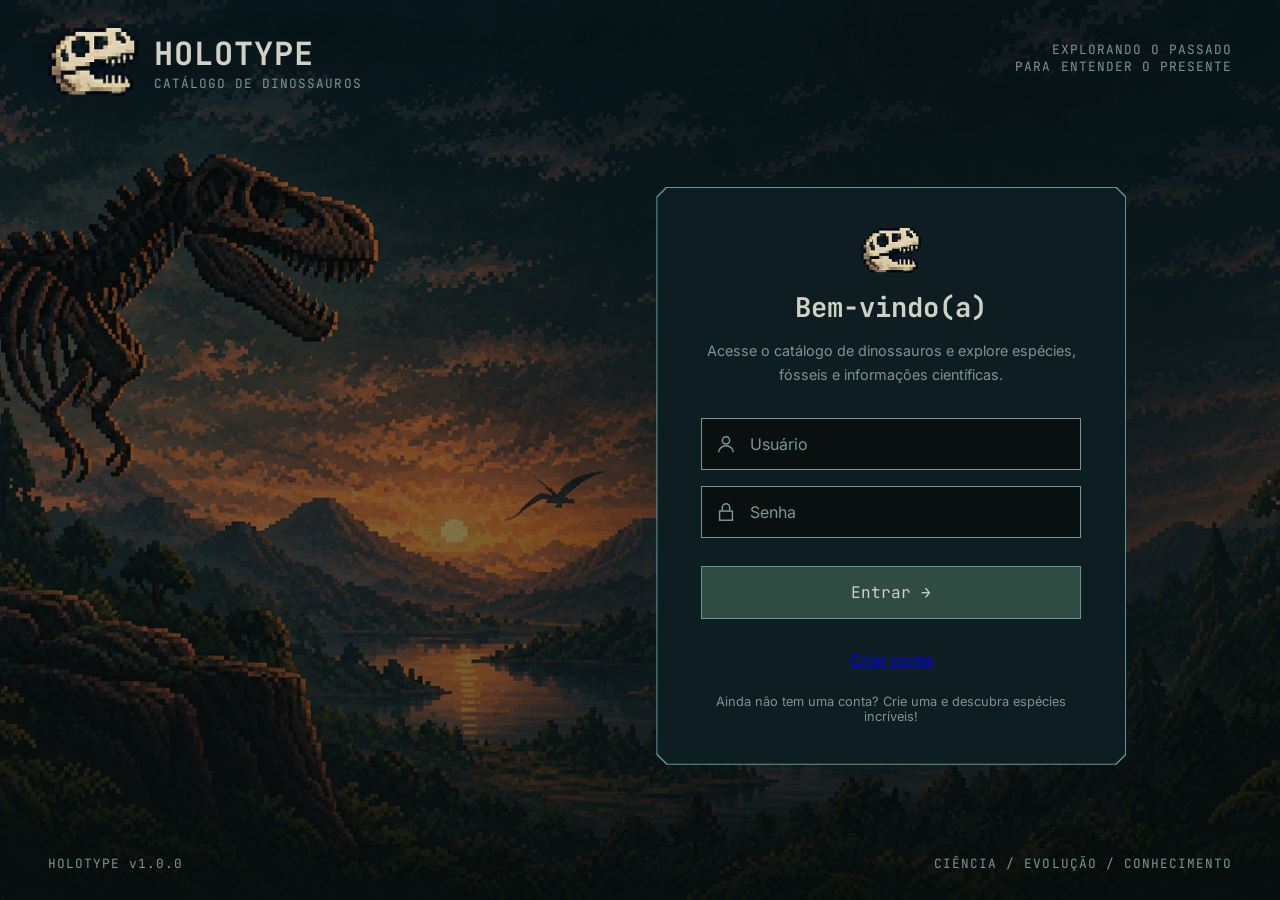
<file: frontend/src/pages/login/index.html>
<!DOCTYPE html>
<html lang="pt-BR">
<head>
  <meta charset="UTF-8">
  <meta name="viewport" content="width=device-width, initial-scale=1">
  <title>Holotype | Login</title>
  <link rel="preconnect" href="https://fonts.googleapis.com">
  <link href="https://fonts.googleapis.com/css2?family=Inter:wght@400;500&family=JetBrains+Mono:wght@400;500;700&display=swap" rel="stylesheet">
  <link rel="stylesheet" href="style.css">
</head>
<body>
  <header class="topo">
    <div class="marca">
      <img src="assets/logo.png" alt="" width="90">
      <div>
        <strong>HOLOTYPE</strong>
        <span>CATÁLOGO DE DINOSSAUROS</span>
      </div>
    </div>
    <p class="slogan">EXPLORANDO O PASSADO<br>PARA ENTENDER O PRESENTE</p>
  </header>

  <main>
    <section class="card chanfro">
      <div class="card__conteudo chanfro">
        <img src="assets/logo.png" alt="" width="60">
        <h1>Bem-vindo(a)</h1>
        <p class="subtitulo">Acesse o catálogo de dinossauros e explore espécies, fósseis e informações científicas.</p>

        <form id="login-form" novalidate>
          <div class="campo">
            <label for="usuario">Usuário</label>
            <svg viewBox="0 0 24 24" aria-hidden="true"><circle cx="12" cy="8" r="4"/><path d="M4 21c0-4 4-7 8-7s8 3 8 7"/></svg>
            <input id="usuario" name="usuario" type="text" placeholder="Usuário" autocomplete="username" required>
          </div>

          <div class="campo">
            <label for="senha">Senha</label>
            <svg viewBox="0 0 24 24" aria-hidden="true"><rect x="5" y="11" width="14" height="10"/><path d="M8 11V7a4 4 0 0 1 8 0v4"/></svg>
            <input id="senha" name="senha" type="password" placeholder="Senha" autocomplete="current-password" required>
          </div>

          <button type="submit" id="botao">Entrar →</button>
          <p id="erro" role="alert"></p>
          <div class="separador">
            <a href="cadastro.html">Criar conta</a>
          </div>
          <p class="aviso">Ainda não tem uma conta? Crie uma e descubra espécies incríveis!</p>
      </div>
    </section>
  </main>

  <footer class="rodape">
    <p>HOLOTYPE v1.0.0<br></p>
    <p>CIÊNCIA / EVOLUÇÃO / CONHECIMENTO</p>
  </footer>

  <script src="script.js"></script>
</body>
</html>
</file>
<file: frontend/src/pages/login/style.css>
:root {
  --cor-fundo: #0A1010;
  --cor-card: #0E1D21;
  --cor-superficie: #1B2A2D;
  --cor-texto: #D0D1C3;
  --cor-texto-suave: #7A9593;
  --cor-botao: #304B42;
  --cor-destaque: #5E9995;
  --cor-erro: #9A4A3F;
  --cor-erro-texto: #D9776A;
  --fonte-mono: "JetBrains Mono", monospace;
  --fonte-corpo: "Inter", sans-serif;
}

* { box-sizing: border-box; }

body {
  margin: 0;
  min-height: 100vh;
  display: flex;
  flex-direction: column;
  font-family: var(--fonte-corpo);
  color: var(--cor-texto);
  background:
    linear-gradient(rgba(10,16,16,.35), rgba(10,16,16,.6)),
    url("assets/bg-login.png") center / cover no-repeat;
  background-color: var(--cor-fundo);
}

/* Cabeçalho e rodapé */
.topo, .rodape {
  display: flex;
  justify-content: space-between;
  padding: 28px 48px;
  font-family: var(--fonte-mono);
  letter-spacing: .08em;
  color: var(--cor-texto-suave);
  font-size: .8rem;
}
.rodape { align-items: flex-end; }
.topo, .rodape p { margin: 0; }
.marca { display: flex; align-items: center; gap: 16px; }
.marca strong { display: block; font-size: 2rem; color: var(--cor-texto); }
.slogan { text-align: right; }

/* Posição do card */
main {
  flex: 1;
  display: flex;
  align-items: center;
  justify-content: flex-end;
  padding: 0 12vw;
}

/* Cantos chanfrados */
.chanfro {
  --corte: 10px;
  clip-path: polygon(
    var(--corte) 0, calc(100% - var(--corte)) 0, 100% var(--corte),
    100% calc(100% - var(--corte)), calc(100% - var(--corte)) 100%,
    var(--corte) 100%, 0 calc(100% - var(--corte)), 0 var(--corte)
  );
}

.card {
  width: 100%;
  max-width: 470px;
  padding: 1px;                       /* espessura da borda */
  background: var(--cor-destaque);
}
.card__conteudo {
  background: var(--cor-card);
  padding: 40px 44px;
  text-align: center;
}

h1 { font-family: var(--fonte-mono); font-size: 1.7rem; margin: 12px 0 8px; }
.subtitulo { color: var(--cor-texto-suave); font-size: .9rem; line-height: 1.6; margin-bottom: 32px; }

/* Campos */
.campo { position: relative; margin-bottom: 16px; }
.campo label {                         /* some visualmente, continua acessível */
  position: absolute; width: 1px; height: 1px; overflow: hidden; clip: rect(0 0 0 0);
}
.campo svg {
  position: absolute; left: 14px; top: 50%; transform: translateY(-50%);
  width: 22px; height: 22px;
  fill: none; stroke: var(--cor-texto-suave); stroke-width: 1.6;
}
.campo input {
  width: 100%;
  padding: 15px 14px 15px 48px;
  background: var(--cor-fundo);
  border: 1px solid var(--cor-texto-suave);
  color: var(--cor-texto);
  font-family: var(--fonte-corpo);
  font-size: 1rem;
}
.campo input::placeholder { color: var(--cor-texto-suave); }
.campo input:focus-visible { outline: 2px solid var(--cor-destaque); outline-offset: 1px; }

/* Botão */
button {
  width: 100%;
  margin-top: 12px;
  padding: 15px;
  background: var(--cor-botao);
  color: var(--cor-texto);
  border: 1px solid var(--cor-destaque);
  font-family: var(--fonte-mono);
  font-size: 1rem;
  cursor: pointer;
}
button:hover { filter: brightness(1.15); }
button:active { filter: brightness(.9); }
button:focus-visible { outline: 2px solid var(--cor-destaque); outline-offset: 2px; }
button:disabled { opacity: .6; cursor: not-allowed; }

#erro { min-height: 1.2em; margin: 14px 0 0; font-size: .9rem; color: var(--cor-erro-texto); }
.aviso { margin: 24px 0 0; font-size: .8rem; color: var(--cor-texto-suave); }

/* Celular */
@media (max-width: 768px) {
  .topo, .rodape { padding: 20px; flex-direction: column; gap: 12px; }
  .slogan { text-align: left; }
  main { justify-content: center; padding: 16px; }
  .card__conteudo { padding: 32px 24px; }
}
</file>
